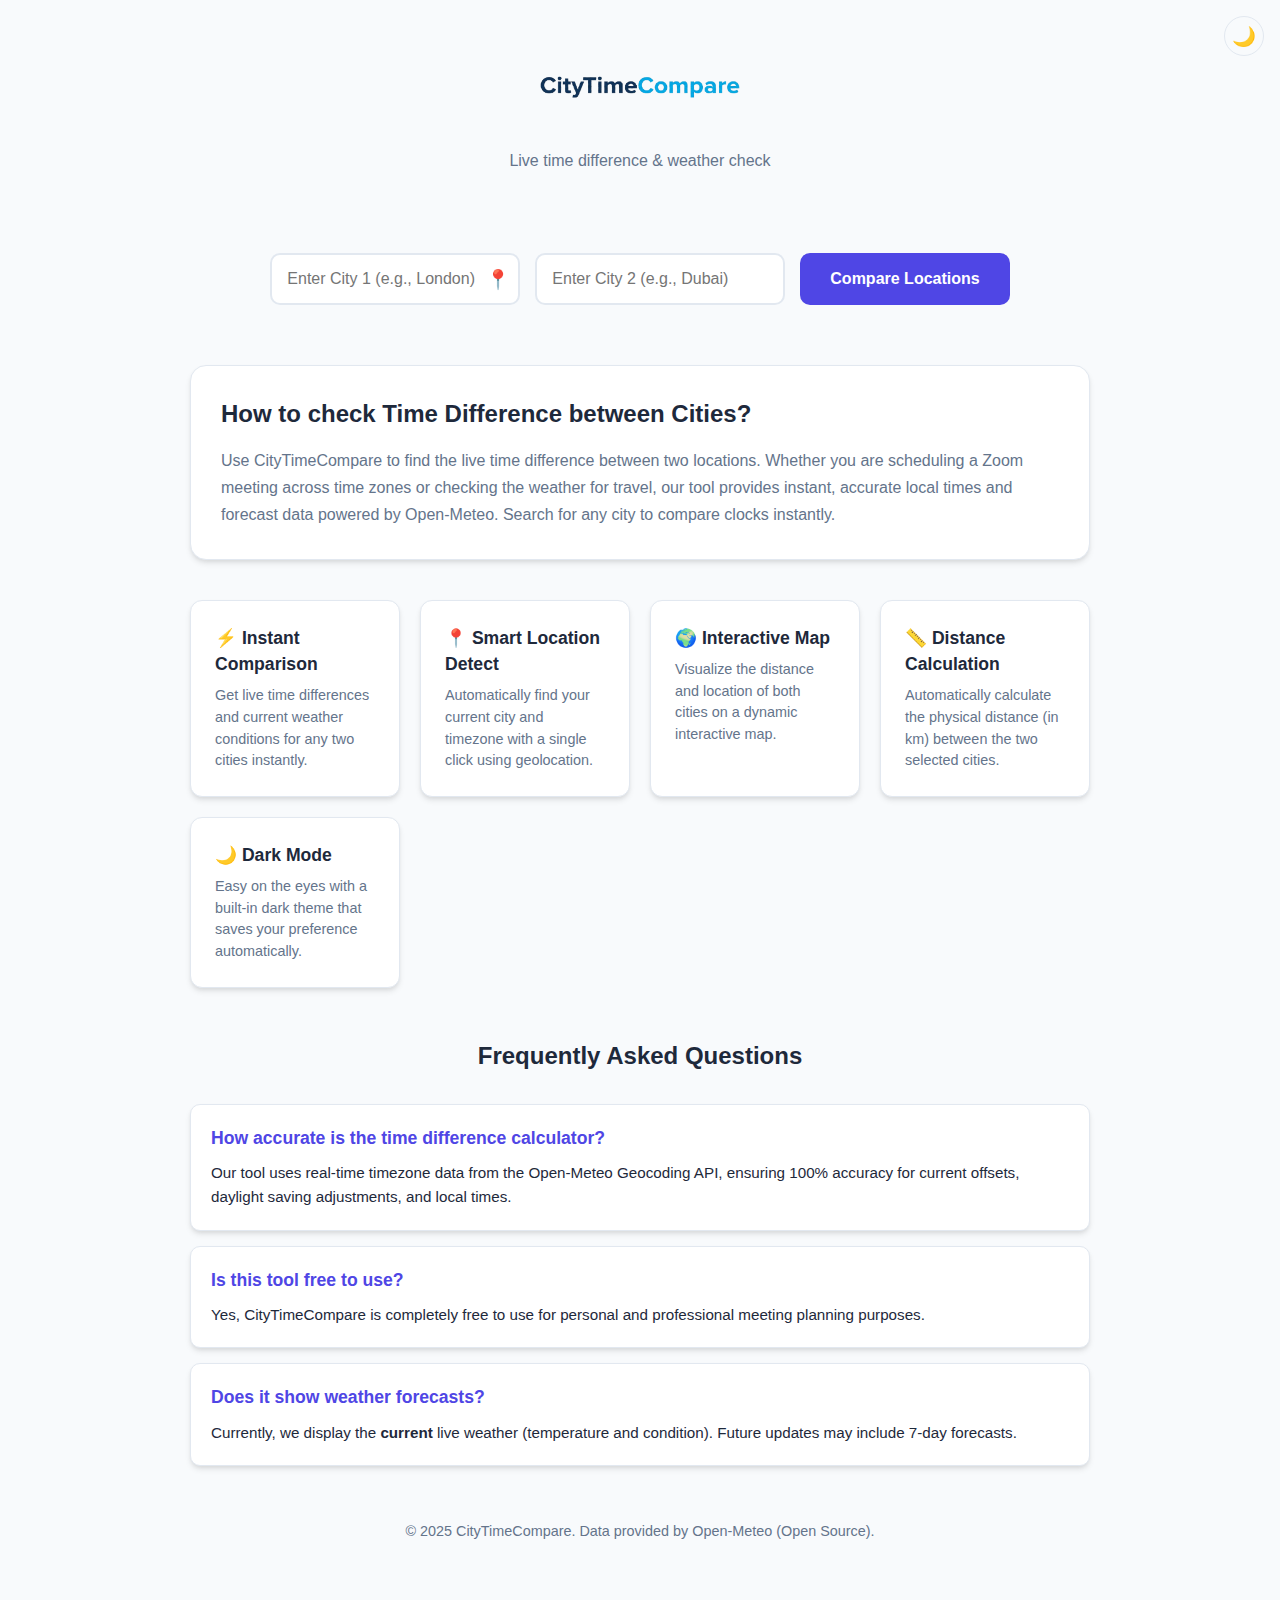
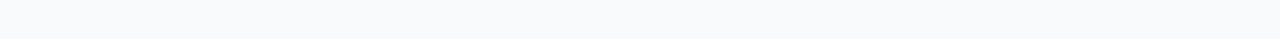
<file: index.html>
<!DOCTYPE html>
<html lang="en">

<head>
    <meta charset="UTF-8">
    <meta name="viewport" content="width=device-width, initial-scale=1.0">

    <title>CityTimeCompare - Live Time Difference & Weather Calculator</title>
    <meta name="description"
        content="Free tool to calculate live time difference and weather between two cities. Check world clocks, timezone offsets, and forecast instantly.">
    <meta name="keywords"
        content="time difference calculator, meeting planner, world clock, weather comparison, timezone converter, time in london, time in new york">
    <meta name="robots" content="index, follow">

    <link rel="canonical" href="https://kausaldev.me/CityTimeCompare/">

    <meta property="og:type" content="website">
    <meta property="og:url" content="https://kausaldev.me/CityTimeCompare/">
    <meta property="og:title" content="CityTimeCompare - Time & Weather Tool">
    <meta property="og:description"
        content="Planning a meeting? Check the live time difference and weather between any two cities instantly.">

    <meta name="twitter:card" content="summary_large_image">
    <meta name="twitter:title" content="CityTimeCompare">
    <meta name="twitter:description" content="Calculate time differences and check weather for any city worldwide.">

    <link rel="stylesheet" href="css/style.css">

    <script type="application/ld+json">
    {
      "@context": "https://schema.org",
      "@type": "WebApplication",
      "name": "CityTimeCompare",
      "url": "https://kausaldev.me/CityTimeCompare",
      "applicationCategory": "UtilityApplication",
      "operatingSystem": "All",
      "offers": {
        "@type": "Offer",
        "price": "0",
        "priceCurrency": "USD"
      },
      "description": "Free tool to compare live time, date, and weather between two global locations.",
      "featureList": "Time Difference Calculator, Live Weather, World Clock, Meeting Planner"
    }
    </script>
</head>

<body>
    <header>
        <button id="theme-toggle" class="theme-toggle-btn" aria-label="Toggle Dark Mode">🌙</button>
        <a href="index.html">
            <img src="assets/logo.png" alt="CityTimeCompare Logo" class="app-logo">
        </a>
        <p>Live time difference & weather check</p>
    </header>

    <main class="container fade-in-up">
        <section class="controls">
            <h2 class="visually-hidden">City Selection</h2>
            <div class="input-wrapper">
                <label for="city1-input" class="visually-hidden">City 1</label>
                <input type="text" id="city1-input" placeholder="Enter City 1 (e.g., London)" autocomplete="off">
                <button id="locate-btn" title="Use my location">📍</button>
                <ul id="suggestions-1" class="suggestions-list hidden"></ul>
            </div>

            <div class="input-wrapper">
                <label for="city2-input" class="visually-hidden">City 2</label>
                <input type="text" id="city2-input" placeholder="Enter City 2 (e.g., Dubai)" autocomplete="off">
                <ul id="suggestions-2" class="suggestions-list hidden"></ul>
            </div>

            <button id="compare-btn" class="primary-btn">Compare Locations</button>
        </section>

        <section class="seo-content fade-in-up">
            <h2>How to check Time Difference between Cities?</h2>
            <p>Use CityTimeCompare to find the live time difference between two locations. Whether you are scheduling a
                Zoom meeting across time zones or checking the weather for travel, our tool provides instant, accurate
                local times and forecast data powered by Open-Meteo. Search for any city to compare clocks instantly.
            </p>
        </section>

        <!-- Features Section -->
        <section id="features" class="features-grid fade-in-up">
            <div class="feature-card">
                <h3>⚡ Instant Comparison</h3>
                <p>Get live time differences and current weather conditions for any two cities instantly.</p>
            </div>
            <div class="feature-card">
                <h3>📍 Smart Location Detect</h3>
                <p>Automatically find your current city and timezone with a single click using geolocation.</p>
            </div>
            <div class="feature-card">
                <h3>🌍 Interactive Map</h3>
                <p>Visualize the distance and location of both cities on a dynamic interactive map.</p>
            </div>
            <div class="feature-card">
                <h3>📏 Distance Calculation</h3>
                <p>Automatically calculate the physical distance (in km) between the two selected cities.</p>
            </div>
            <div class="feature-card">
                <h3>🌙 Dark Mode</h3>
                <p>Easy on the eyes with a built-in dark theme that saves your preference automatically.</p>
            </div>
        </section>

        <!-- FAQ Section with Schema -->
        <section id="faq" class="faq-section fade-in-up">
            <h2>Frequently Asked Questions</h2>
            <div itemscope itemtype="https://schema.org/FAQPage">
                <div class="faq-item" itemscope itemprop="mainEntity" itemtype="https://schema.org/Question">
                    <h3 itemprop="name">How accurate is the time difference calculator?</h3>
                    <div itemscope itemprop="acceptedAnswer" itemtype="https://schema.org/Answer">
                        <p itemprop="text">Our tool uses real-time timezone data from the Open-Meteo Geocoding API,
                            ensuring 100% accuracy for current offsets, daylight saving adjustments, and local times.
                        </p>
                    </div>
                </div>
                <div class="faq-item" itemscope itemprop="mainEntity" itemtype="https://schema.org/Question">
                    <h3 itemprop="name">Is this tool free to use?</h3>
                    <div itemscope itemprop="acceptedAnswer" itemtype="https://schema.org/Answer">
                        <p itemprop="text">Yes, CityTimeCompare is completely free to use for personal and professional
                            meeting planning purposes.</p>
                    </div>
                </div>
                <div class="faq-item" itemscope itemprop="mainEntity" itemtype="https://schema.org/Question">
                    <h3 itemprop="name">Does it show weather forecasts?</h3>
                    <div itemscope itemprop="acceptedAnswer" itemtype="https://schema.org/Answer">
                        <p itemprop="text">Currently, we display the <strong>current</strong> live weather (temperature
                            and condition). Future updates may include 7-day forecasts.</p>
                    </div>
                </div>
            </div>
        </section>
    </main>

    <footer>
        <p>&copy; 2025 CityTimeCompare. Data provided by Open-Meteo (Open Source).</p>
    </footer>

    <script src="js/app.js"></script>
</body>

</html>
</file>
<file: css/style.css>
:root {
    --primary: #4f46e5;
    --primary-hover: #4338ca;
    --bg-color: #f8fafc;
    --text-color: #1e293b;
    --text-muted: #64748b;
    --card-bg: #ffffff;
    --border: #e2e8f0;
    --accent: #0ea5e9;
    --shadow: 0 4px 6px -1px rgba(0, 0, 0, 0.1), 0 2px 4px -1px rgba(0, 0, 0, 0.06);
}

[data-theme="dark"] {
    --bg-color: #0f172a;
    --text-color: #f1f5f9;
    --text-muted: #94a3b8;
    --card-bg: #1e293b;
    --border: #334155;
    --primary: #6366f1;
    --primary-hover: #818cf8;
    --shadow: 0 4px 6px -1px rgba(0, 0, 0, 0.5);
}

* {
    box-sizing: border-box;
}

body {
    font-family: 'Inter', -apple-system, BlinkMacSystemFont, "Segoe UI", Roboto, Helvetica, Arial, sans-serif;
    background-color: var(--bg-color);
    color: var(--text-color);
    margin: 0;
    padding-bottom: 50px;
    line-height: 1.5;
    transition: background-color 0.3s, color 0.3s;
}

header {
    text-align: center;
    padding: 2rem 1rem;
    margin-bottom: 2rem;
    position: relative;
}

.theme-toggle-btn {
    position: absolute;
    top: 1rem;
    right: 1rem;
    background: transparent;
    border: 1px solid var(--border);
    border-radius: 50%;
    width: 40px;
    height: 40px;
    font-size: 1.2rem;
    display: flex;
    align-items: center;
    justify-content: center;
    cursor: pointer;
    color: var(--text-color);
    transition: all 0.2s;
}

.theme-toggle-btn:hover {
    background-color: var(--card-bg);
    transform: rotate(15deg);
}

.app-logo {
    max-width: 200px;
    height: auto;
    display: block;
    margin: 0 auto;
}

h1-hidden {
    display: none;
}

p {
    color: var(--text-muted);
    margin-top: 0.5rem;
}

.breadcrumb {
    font-size: 0.9rem;
    color: var(--text-muted);
    margin-bottom: 2rem;
}

.breadcrumb ol {
    list-style: none;
    padding: 0;
    display: flex;
    justify-content: center;
    gap: 8px;
    margin: 0;
}

.breadcrumb li a {
    color: var(--primary);
    text-decoration: none;
}

.breadcrumb li a:hover {
    text-decoration: underline;
}

.breadcrumb li:not(:last-child)::after {
    content: "/";
    margin-left: 8px;
    color: var(--border);
}

.container {
    width: 90%;
    max-width: 900px;
    margin: 0 auto;
}

/* --- Animations --- */
@keyframes fadeInUp {
    from {
        opacity: 0;
        transform: translateY(20px);
    }

    to {
        opacity: 1;
        transform: translateY(0);
    }
}

.fade-in-up {
    animation: fadeInUp 0.8s ease-out forwards;
}

.card,
.feature-card {
    transition: transform 0.3s ease, box-shadow 0.3s ease;
}

.card:hover,
.feature-card:hover {
    transform: translateY(-5px);
    box-shadow: 0 20px 25px -5px rgba(0, 0, 0, 0.1), 0 10px 10px -5px rgba(0, 0, 0, 0.04);
}

/* --- Controls & Autocomplete --- */
.controls {
    display: flex;
    gap: 15px;
    justify-content: center;
    flex-wrap: wrap;
    margin-bottom: 2rem;
    position: relative;
    z-index: 50;
}

.input-wrapper {
    position: relative;
    width: 250px;
    display: flex;
    align-items: center;
}

input {
    width: 100%;
    padding: 15px;
    padding-right: 40px;
    /* Space for location button */
    border: 2px solid var(--border);
    border-radius: 10px;
    font-size: 1rem;
    outline: none;
    background-color: var(--card-bg);
    color: var(--text-color);
    transition: border-color 0.2s;
}

input:focus {
    border-color: var(--primary);
}

#locate-btn {
    position: absolute;
    right: 10px;
    background: none;
    border: none;
    font-size: 1.2rem;
    cursor: pointer;
    color: var(--text-muted);
    padding: 0;
    transition: color 0.2s;
}

#locate-btn:hover {
    color: var(--primary);
}

#locate-btn.spinning {
    animation: spin 1s linear infinite;
}

@keyframes spin {
    100% {
        transform: rotate(360deg);
    }
}

/* Suggestions Dropdown */
.suggestions-list {
    position: absolute;
    top: 100%;
    left: 0;
    right: 0;
    background: var(--card-bg);
    border: 1px solid var(--border);
    border-radius: 8px;
    margin-top: 5px;
    padding: 0;
    list-style: none;
    max-height: 250px;
    overflow-y: auto;
    box-shadow: var(--shadow);
    z-index: 100;
}

.suggestions-list li {
    padding: 12px 15px;
    cursor: pointer;
    border-bottom: 1px solid var(--border);
    font-size: 0.95rem;
    text-align: left;
    color: var(--text-color);
}

.suggestions-list li:last-child {
    border-bottom: none;
}

.suggestions-list li:hover {
    background-color: var(--bg-color);
}

.suggestions-list li small {
    display: block;
    color: var(--text-muted);
    font-size: 0.8rem;
    margin-top: 2px;
}

button.primary-btn {
    padding: 15px 30px;
    background-color: var(--primary);
    color: white;
    border: none;
    border-radius: 10px;
    font-size: 1rem;
    font-weight: 600;
    cursor: pointer;
    transition: background 0.2s;
}

button.primary-btn:hover {
    background-color: var(--primary-hover);
}

/* --- Loading & Hidden States --- */
.hidden {
    display: none !important;
}

#loading {
    text-align: center;
    color: var(--text-muted);
    margin-bottom: 20px;
    font-weight: 500;
}

.visually-hidden {
    position: absolute;
    width: 1px;
    height: 1px;
    padding: 0;
    margin: -1px;
    overflow: hidden;
    clip: rect(0, 0, 0, 0);
    white-space: nowrap;
    border: 0;
}

/* --- Results Layout --- */
.cards-wrapper {
    display: flex;
    align-items: center;
    justify-content: space-between;
    gap: 20px;
}

.card {
    background: var(--card-bg);
    padding: 2rem;
    border-radius: 16px;
    border: 1px solid var(--border);
    font-size: 1rem;
    text-align: center;
    flex: 1;
}

.weather-row {
    display: inline-flex;
    align-items: center;
    background: rgba(16, 185, 129, 0.1);
    padding: 8px 16px;
    border-radius: 20px;
    color: #059669;
    /* Always green for valid weather */
    font-weight: 500;
    font-size: 0.95rem;
    margin-top: 1rem;
}

[data-theme="dark"] .weather-row {
    background: rgba(16, 185, 129, 0.2);
    color: #34d399;
}

.separator {
    margin: 0 8px;
    opacity: 0.4;
}

/* Difference Card */
.diff-card {
    background: #e0e7ff;
    color: #3730a3;
    padding: 1.5rem;
    border-radius: 12px;
    text-align: center;
    min-width: 180px;
}

[data-theme="dark"] .diff-card {
    background: #312e81;
    color: #c7d2fe;
}

.diff-value {
    font-size: 1.8rem;
    font-weight: 800;
    margin: 5px 0;
}

#time-diff-text {
    margin: 0;
    font-weight: 500;
}

.distance-display {
    margin-top: 15px;
    padding-top: 15px;
    border-top: 1px dashed rgba(0, 0, 0, 0.1);
    font-size: 0.95rem;
    color: var(--text-muted);
    display: flex;
    align-items: center;
    justify-content: center;
    gap: 6px;
}

[data-theme="dark"] .distance-display {
    border-top-color: rgba(255, 255, 255, 0.1);
}

.distance-icon {
    font-size: 1.1rem;
}



/* --- Map Section --- */
#map-section {
    margin-top: 3rem;
    background: var(--card-bg);
    padding: 2rem;
    border-radius: 16px;
    box-shadow: var(--shadow);
    border: 1px solid var(--border);
}

#map-section h2 {
    margin-top: 0;
    text-align: center;
    margin-bottom: 1.5rem;
    color: var(--text-color);
}

#map {
    height: 400px;
    width: 100%;
    border-radius: 12px;
    z-index: 1;
}

/* --- Share Section --- */
.share-container {
    text-align: center;
    margin-bottom: 20px;
}

.secondary-btn {
    background-color: var(--card-bg);
    color: var(--text-color);
    border: 1px solid var(--border);
    padding: 8px 16px;
    font-size: 0.9rem;
    border-radius: 8px;
    cursor: pointer;
    transition: all 0.2s;
}

.secondary-btn:hover {
    background-color: var(--bg-color);
    border-color: var(--primary);
}

#share-msg {
    display: block;
    color: #059669;
    font-size: 0.85rem;
    margin-top: 8px;
    font-weight: 500;
}

/* --- Features Section --- */
.features-grid {
    display: grid;
    grid-template-columns: repeat(auto-fit, minmax(200px, 1fr));
    gap: 20px;
    margin-top: 40px;
    text-align: left;
}

.feature-card {
    background: var(--card-bg);
    padding: 1.5rem;
    border-radius: 12px;
    box-shadow: var(--shadow);
    border: 1px solid var(--border);
}

.feature-card h3 {
    margin-top: 0;
    color: var(--text-color);
    font-size: 1.1rem;
    margin-bottom: 0.5rem;
}

.feature-card p {
    font-size: 0.9rem;
    line-height: 1.5;
    margin: 0;
    color: var(--text-muted);
}

/* --- FAQ Section --- */
.faq-section {
    margin-top: 50px;
    text-align: left;
}

.faq-section h2 {
    text-align: center;
    margin-bottom: 30px;
}

.faq-item {
    background: var(--card-bg);
    border-radius: 10px;
    padding: 20px;
    margin-bottom: 15px;
    box-shadow: var(--shadow);
    border: 1px solid var(--border);
}

.faq-item h3 {
    margin: 0 0 10px 0;
    font-size: 1.1rem;
    color: var(--primary);
}

.faq-item p {
    margin: 0;
    font-size: 0.95rem;
    line-height: 1.6;
    color: var(--text-color);
}

/* --- SEO Content Block --- */
.seo-content {
    margin-top: 60px;
    padding: 30px;
    background: var(--card-bg);
    border-radius: 16px;
    box-shadow: var(--shadow);
    text-align: left;
    color: var(--text-muted);
    border: 1px solid var(--border);
}

.seo-content h2 {
    font-size: 1.5rem;
    color: var(--text-color);
    margin-bottom: 15px;
    margin-top: 0;
}

.seo-content p {
    font-size: 1rem;
    line-height: 1.7;
    margin: 0;
}

footer {
    margin-top: auto;
    padding: 2rem;
    color: var(--text-muted);
    font-size: 0.9rem;
    text-align: center;
}

/* Mobile Responsive */
@media (max-width: 768px) {
    .cards-wrapper {
        flex-direction: column;
    }

    .diff-card {
        order: 2;
        width: 100%;
        margin: 10px 0;
    }

    .input-wrapper {
        width: 100%;
    }
}
</file>
